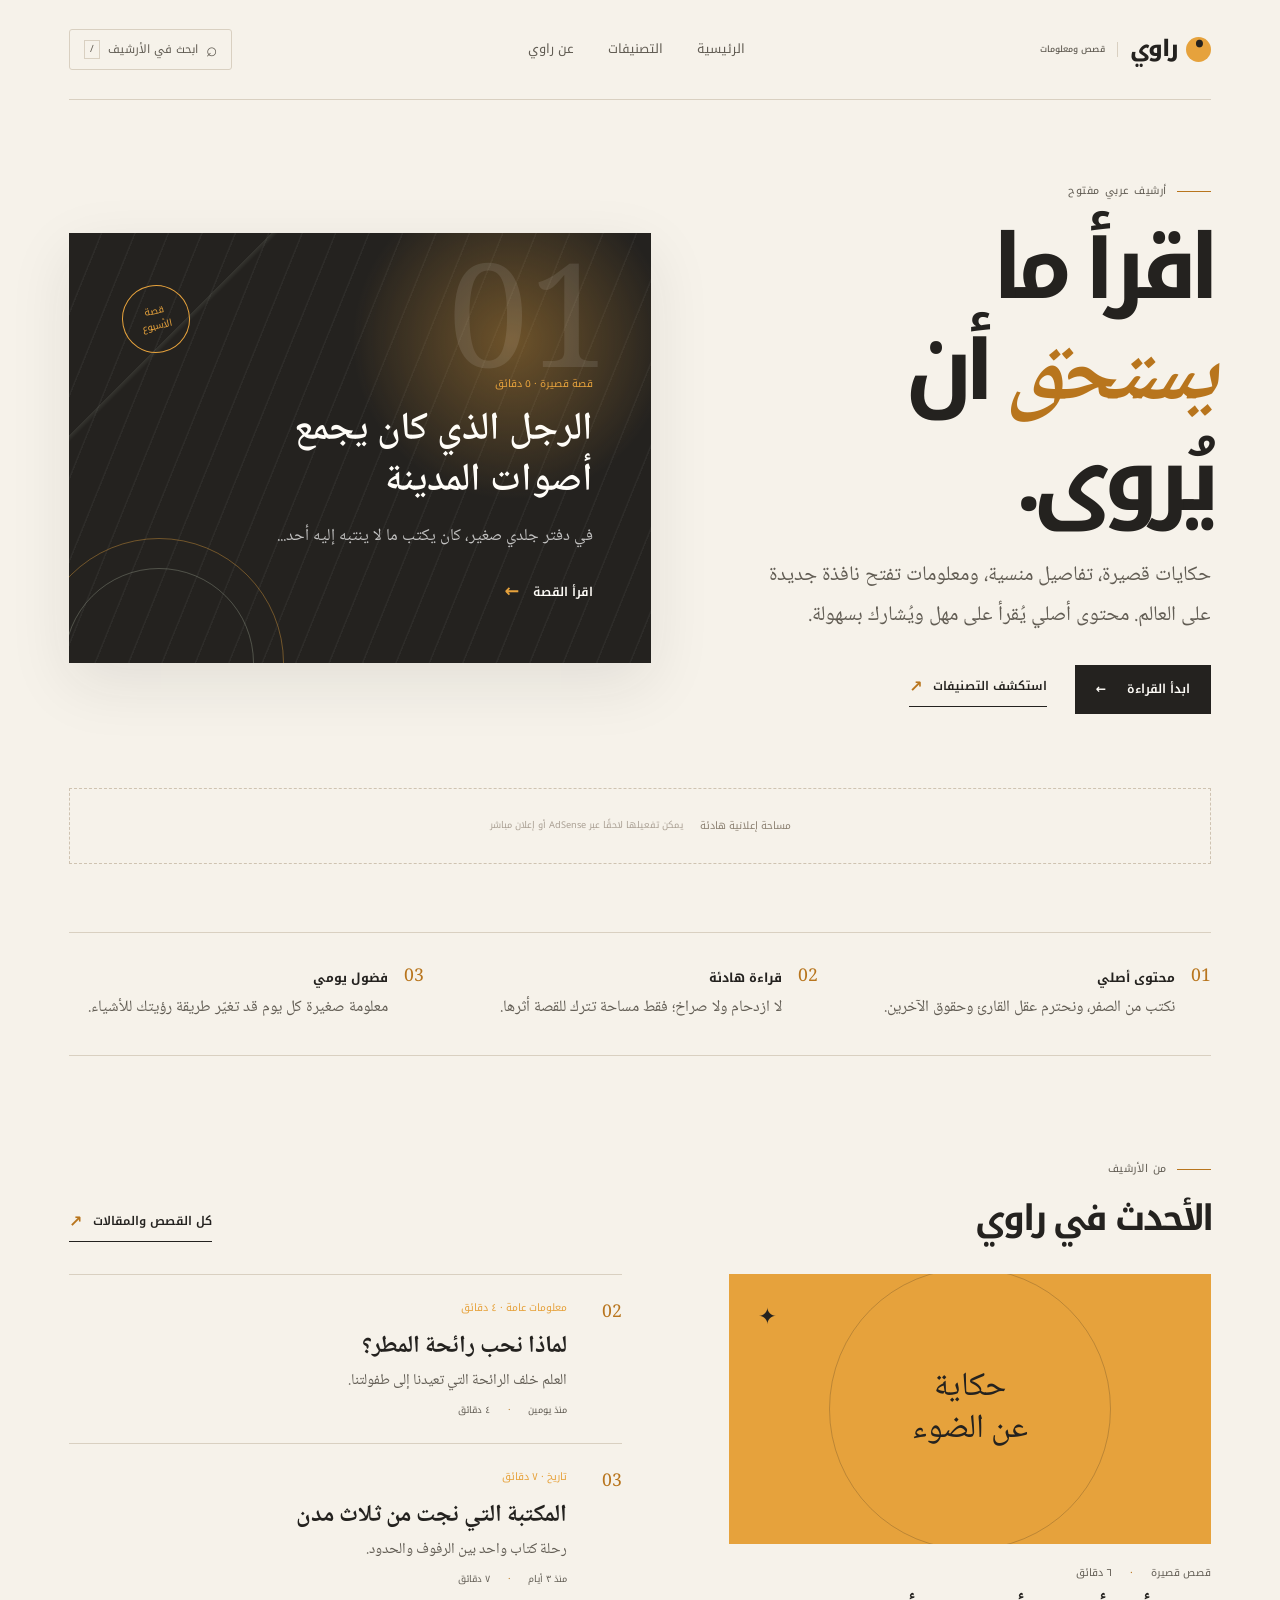
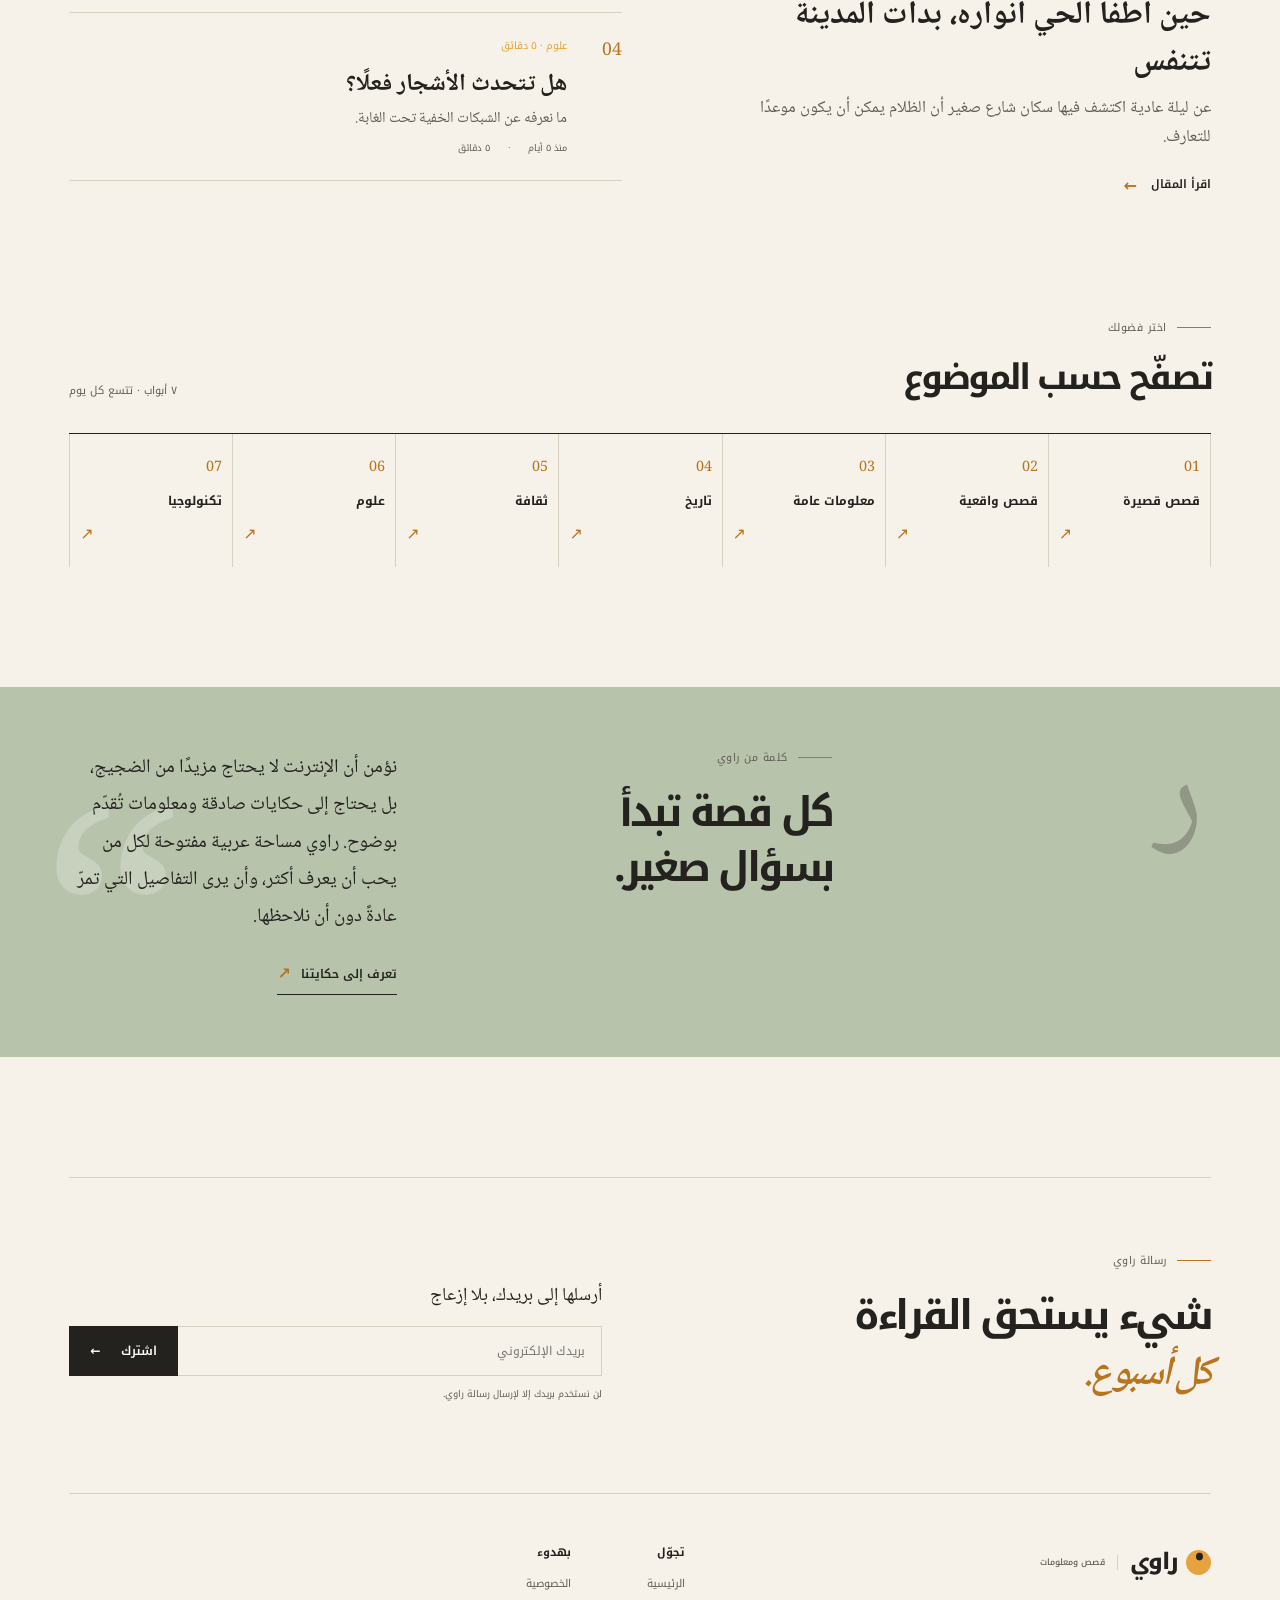
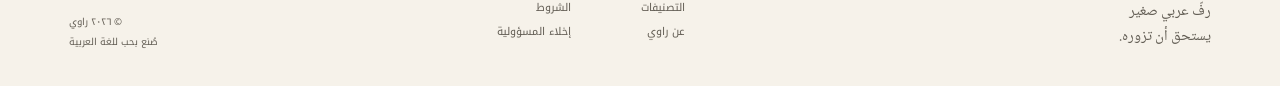
<file: index.html>
<!doctype html>
<html lang="ar" dir="rtl">
<head>
  <meta charset="utf-8" />
  <meta name="viewport" content="width=device-width, initial-scale=1" />
  <meta name="theme-color" content="#24221f" />
  <meta name="description" content="منصة عربية هادئة للقصص القصيرة والواقعية والمعلومات التي توسّع نافذتك على العالم." />
  <meta name="keywords" content="قصص قصيرة, قصص واقعية, معلومات عامة, تاريخ, ثقافة, علوم, تكنولوجيا" />
  <meta property="og:type" content="website" />
  <meta property="og:title" content="راوي | قصص ومعلومات تستحق أن تُروى" />
  <meta property="og:description" content="اقرأ ما يستحق أن يُروى؛ قصص ومعلومات عربية أصلية بنبرة دافئة." />
  <meta property="og:site_name" content="راوي" />
  <meta property="og:url" content="/" />
  <meta property="og:image" content="https://images.unsplash.com/photo-1455390582262-044cdead277a?auto=format&fit=crop&w=1200&q=80" />
  <meta name="twitter:card" content="summary_large_image" />
  <meta name="twitter:title" content="راوي | قصص ومعلومات تستحق أن تُروى" />
  <meta name="twitter:description" content="منصة عربية للقصص والمعلومات الأصلية." />
  <link rel="canonical" href="/" />
  <link rel="preconnect" href="https://fonts.googleapis.com" />
  <link rel="preconnect" href="https://fonts.gstatic.com" crossorigin />
  <link href="https://fonts.googleapis.com/css2?family=Noto+Kufi+Arabic:wght@400;500;600;700;800&family=Noto+Naskh+Arabic:wght@400;500;600;700&display=swap" rel="stylesheet" />
  <link rel="stylesheet" href="styles.css" />
  <title>راوي | قصص ومعلومات تستحق أن تُروى</title>
</head>
<body>
  <div class="site-shell">
    <header class="site-header">
      <a class="wordmark" href="/" aria-label="راوي، الصفحة الرئيسية"><span class="wordmark-mark">•</span><span>راوي</span><small>قصص ومعلومات</small></a>
      <nav class="main-nav" aria-label="التنقل الرئيسي">
        <a href="/">الرئيسية</a>
        <a href="#categories">التصنيفات</a>
        <a href="#about">عن راوي</a>
      </nav>
      <button class="search-trigger" type="button" data-open-search><span class="search-icon">⌕</span><span>ابحث في الأرشيف</span><kbd>/</kbd></button>
    </header>

    <main id="app">
      <section class="hero" aria-labelledby="hero-title">
        <div class="hero-copy">
          <p class="eyebrow"><span class="eyebrow-line"></span> أرشيف عربي مفتوح</p>
          <h1 id="hero-title">اقرأ ما<br /><em>يستحق</em> أن يُروى.</h1>
          <p class="hero-intro">حكايات قصيرة، تفاصيل منسية، ومعلومات تفتح نافذة جديدة على العالم. محتوى أصلي يُقرأ على مهل ويُشارك بسهولة.</p>
          <div class="hero-actions"><a class="button button-dark" href="#latest">ابدأ القراءة <span>←</span></a><a class="text-link" href="#categories">استكشف التصنيفات <span>↗</span></a></div>
        </div>
        <div class="hero-feature" aria-label="القصة المميزة">
          <div class="feature-stamp">قصة<br />الأسبوع</div>
          <div class="feature-number">01</div>
          <div class="feature-content"><p class="card-kicker">قصة قصيرة · ٥ دقائق</p><h2>الرجل الذي كان يجمع<br />أصوات المدينة</h2><p>في دفتر جلدي صغير، كان يكتب ما لا ينتبه إليه أحد...</p><a href="/article/city-sounds" class="feature-link">اقرأ القصة <span>←</span></a></div>
          <div class="feature-orbit orbit-one"></div><div class="feature-orbit orbit-two"></div>
        </div>
      </section>

      <div class="ad-slot ad-slot-top" aria-label="مساحة إعلانية"><span>مساحة إعلانية هادئة</span><small>يمكن تفعيلها لاحقًا عبر AdSense أو إعلان مباشر</small></div>

      <section class="signal-row" aria-label="لماذا راوي">
        <div class="signal-item"><span class="signal-index">01</span><div><strong>محتوى أصلي</strong><p>نكتب من الصفر، ونحترم عقل القارئ وحقوق الآخرين.</p></div></div>
        <div class="signal-item"><span class="signal-index">02</span><div><strong>قراءة هادئة</strong><p>لا ازدحام ولا صراخ؛ فقط مساحة تترك للقصة أثرها.</p></div></div>
        <div class="signal-item"><span class="signal-index">03</span><div><strong>فضول يومي</strong><p>معلومة صغيرة كل يوم قد تغيّر طريقة رؤيتك للأشياء.</p></div></div>
      </section>

      <section class="content-section" id="latest" aria-labelledby="latest-title">
        <div class="section-heading"><div><p class="eyebrow"><span class="eyebrow-line"></span> من الأرشيف</p><h2 id="latest-title">الأحدث في راوي</h2></div><a class="text-link" href="#all">كل القصص والمقالات <span>↗</span></a></div>
        <div class="story-layout"><article class="story-lead" data-feature-card><div class="story-visual visual-amber"><span>حكاية<br />عن الضوء</span><b>✦</b></div><div class="story-meta"><span>قصص قصيرة</span><span>٦ دقائق</span></div><h3>حين أطفأ الحي أنواره، بدأت المدينة تتنفس</h3><p>عن ليلة عادية اكتشف فيها سكان شارع صغير أن الظلام يمكن أن يكون موعدًا للتعارف.</p><a href="/article/when-city-breathed" class="read-link">اقرأ المقال <span>←</span></a></article><div class="story-list" id="latest-list"><article class="story-row"><span class="row-number">02</span><div><p class="card-kicker">معلومات عامة · ٤ دقائق</p><h3><a href="/article/why-rain-smells">لماذا نحب رائحة المطر؟</a></h3><p>العلم خلف الرائحة التي تعيدنا إلى طفولتنا.</p><div class="story-meta"><span>منذ يومين</span><span>٤ دقائق</span></div></div></article><article class="story-row"><span class="row-number">03</span><div><p class="card-kicker">تاريخ · ٧ دقائق</p><h3><a href="/article/forgotten-library">المكتبة التي نجت من ثلاث مدن</a></h3><p>رحلة كتاب واحد بين الرفوف والحدود.</p><div class="story-meta"><span>منذ ٣ أيام</span><span>٧ دقائق</span></div></div></article><article class="story-row"><span class="row-number">04</span><div><p class="card-kicker">علوم · ٥ دقائق</p><h3><a href="/article/trees-communicate">هل تتحدث الأشجار فعلًا؟</a></h3><p>ما نعرفه عن الشبكات الخفية تحت الغابة.</p><div class="story-meta"><span>منذ ٥ أيام</span><span>٥ دقائق</span></div></div></article></div></div>
      </section>

      <section class="categories-section" id="categories" aria-labelledby="categories-title"><div class="section-heading"><div><p class="eyebrow"><span class="eyebrow-line"></span> اختر فضولك</p><h2 id="categories-title">تصفّح حسب الموضوع</h2></div><span class="section-note">٧ أبواب · تتسع كل يوم</span></div><div class="category-ribbon"><a href="/category/short-stories"><span>01</span><strong>قصص قصيرة</strong><i>↗</i></a><a href="/category/real-stories"><span>02</span><strong>قصص واقعية</strong><i>↗</i></a><a href="/category/general-knowledge"><span>03</span><strong>معلومات عامة</strong><i>↗</i></a><a href="/category/history"><span>04</span><strong>تاريخ</strong><i>↗</i></a><a href="/category/culture"><span>05</span><strong>ثقافة</strong><i>↗</i></a><a href="/category/science"><span>06</span><strong>علوم</strong><i>↗</i></a><a href="/category/technology"><span>07</span><strong>تكنولوجيا</strong><i>↗</i></a></div></section>

      <section class="editor-letter" id="about" aria-labelledby="letter-title"><div class="letter-mark">ر</div><div><p class="eyebrow"><span class="eyebrow-line"></span> كلمة من راوي</p><h2 id="letter-title">كل قصة تبدأ<br />بسؤال صغير.</h2></div><div class="letter-copy"><p>نؤمن أن الإنترنت لا يحتاج مزيدًا من الضجيج، بل يحتاج إلى حكايات صادقة ومعلومات تُقدّم بوضوح. راوي مساحة عربية مفتوحة لكل من يحب أن يعرف أكثر، وأن يرى التفاصيل التي تمرّ عادةً دون أن نلاحظها.</p><a class="text-link" href="/about">تعرف إلى حكايتنا <span>↗</span></a></div></section>

      <section class="newsletter"><div><p class="eyebrow"><span class="eyebrow-line"></span> رسالة راوي</p><h2>شيء يستحق القراءة<br /><em>كل أسبوع.</em></h2></div><form id="newsletter-form" class="newsletter-form"><label for="email">أرسلها إلى بريدك، بلا إزعاج</label><div><input id="email" name="email" type="email" placeholder="بريدك الإلكتروني" required /><button class="button button-dark" type="submit">اشترك <span>←</span></button></div><small id="newsletter-message">لن نستخدم بريدك إلا لإرسال رسالة راوي.</small></form></section>
    </main>

    <footer class="site-footer"><div class="footer-brand"><a class="wordmark" href="/"><span class="wordmark-mark">•</span><span>راوي</span><small>قصص ومعلومات</small></a><p>رفّ عربي صغير<br />يستحق أن تزوره.</p></div><div class="footer-links"><div><strong>تجوّل</strong><a href="/">الرئيسية</a><a href="#categories">التصنيفات</a><a href="/about">عن راوي</a></div><div><strong>بهدوء</strong><a href="/privacy">الخصوصية</a><a href="/terms">الشروط</a><a href="/disclaimer">إخلاء المسؤولية</a></div></div><div class="footer-end"><span>© ٢٠٢٦ راوي</span><span>صُنع بحب للغة العربية</span></div></footer>
  </div>
  <div class="search-overlay" id="search-overlay" hidden><div class="search-panel" role="dialog" aria-modal="true" aria-labelledby="search-title"><button class="close-search" type="button" data-close-search aria-label="إغلاق البحث">×</button><p class="eyebrow"><span class="eyebrow-line"></span> ابحث في الأرشيف</p><h2 id="search-title">عن ماذا تبحث؟</h2><input id="search-input" type="search" placeholder="اكتب كلمة، موضوعًا، أو عنوانًا..." autocomplete="off" /><div id="search-results" class="search-results"><p>ابدأ بكتابة كلمة للبحث في القصص والمعلومات.</p></div></div></div>
  <script src="app.js" defer></script>
</body>
</html>
</file>
<file: styles.css>
@import url('https://fonts.googleapis.com/css2?family=Noto+Kufi+Arabic:wght@400;500;600;700;800&family=Noto+Naskh+Arabic:wght@400;500;600;700&display=swap');
:root{--ink:#24221f;--ink-soft:#625d54;--paper:#f6f2ea;--paper-deep:#ebe4d7;--line:#d9d0c1;--amber:#e6a23c;--amber-deep:#b8751d;--sage:#b8c3ac;--white:#fffdf8;--serif:'Noto Naskh Arabic',Georgia,serif;--sans:'Noto Kufi Arabic',system-ui,sans-serif;--shadow:0 20px 60px rgba(36,34,31,.09)}
*{box-sizing:border-box}html{scroll-behavior:smooth}body{margin:0;background:var(--paper);color:var(--ink);font-family:var(--sans);line-height:1.7}a{color:inherit;text-decoration:none}button,input{font:inherit}.site-shell{max-width:1440px;margin:auto;padding:0 5.4vw}.site-header{height:100px;border-bottom:1px solid var(--line);display:flex;align-items:center;justify-content:space-between;gap:32px}.wordmark{display:inline-flex;align-items:center;gap:9px;font-size:1.42rem;font-weight:800;letter-spacing:-.08em;position:relative}.wordmark small{font-size:.55rem;letter-spacing:0;font-weight:500;color:var(--ink-soft);border-right:1px solid var(--line);padding-right:12px;margin-right:3px}.wordmark-mark{width:25px;height:25px;background:var(--amber);display:inline-flex;border-radius:50%;align-items:center;justify-content:center;font-size:1.45rem;line-height:0;color:var(--ink);padding-bottom:11px}.main-nav{display:flex;gap:34px;margin-right:auto;margin-left:auto;font-size:.8rem;color:var(--ink-soft)}.main-nav a:hover,.footer-links a:hover{color:var(--amber-deep)}.search-trigger{border:1px solid var(--line);background:transparent;color:var(--ink-soft);padding:10px 14px;border-radius:3px;display:flex;align-items:center;gap:8px;cursor:pointer;font-size:.72rem}.search-trigger:hover{border-color:var(--ink);color:var(--ink)}.search-icon{font-size:1.2rem;line-height:1}.search-trigger kbd{font-family:var(--sans);font-size:.62rem;border:1px solid var(--line);padding:0 5px;color:var(--ink-soft)}
.hero{display:grid;grid-template-columns:.9fr 1.1fr;gap:6.5vw;padding:82px 0 74px;align-items:center;min-height:610px}.eyebrow{font-size:.67rem;letter-spacing:.05em;color:var(--ink-soft);margin:0 0 18px;display:flex;align-items:center;gap:10px}.eyebrow-line{height:1px;width:34px;background:var(--amber-deep);display:inline-block}.hero h1{font-size:clamp(3.5rem,7vw,7rem);line-height:1.12;letter-spacing:-.1em;margin:0 0 26px;font-weight:700}.hero h1 em,.newsletter h2 em{font-family:var(--serif);font-weight:600;color:var(--amber-deep);letter-spacing:-.08em}.hero-intro{max-width:460px;font-family:var(--serif);font-size:1.3rem;line-height:1.9;color:var(--ink-soft);margin:0 0 30px}.hero-actions{display:flex;align-items:center;gap:28px}.button{border:0;padding:14px 21px;cursor:pointer;display:inline-flex;align-items:center;gap:21px;font-size:.77rem;font-weight:600;transition:transform .25s,background .25s}.button:hover{transform:translateY(-3px)}.button-dark{background:var(--ink);color:var(--white)}.button-dark:hover{background:#000}.text-link{font-size:.75rem;font-weight:600;display:inline-flex;gap:10px;align-items:center;border-bottom:1px solid var(--ink);padding-bottom:6px}.text-link span,.read-link span{color:var(--amber-deep);font-size:1rem}.hero-feature{min-height:430px;position:relative;overflow:hidden;background:var(--ink);color:var(--white);padding:56px 58px;display:flex;flex-direction:column;justify-content:flex-end;box-shadow:var(--shadow)}.hero-feature:before{content:'';position:absolute;inset:0;background:radial-gradient(circle at 76% 25%,rgba(230,162,60,.38),transparent 29%),linear-gradient(135deg,transparent 20%,rgba(184,195,172,.12) 20%,transparent 20.7%),repeating-linear-gradient(112deg,transparent 0 29px,rgba(255,255,255,.045) 30px 31px)}.feature-number{position:absolute;top:31px;right:41px;font-family:var(--serif);font-size:9rem;line-height:1;color:rgba(255,255,255,.1)}.feature-stamp{position:absolute;top:52px;left:53px;width:68px;height:68px;border:1px solid var(--amber);border-radius:50%;display:flex;justify-content:center;align-items:center;text-align:center;color:var(--amber);font-size:.6rem;line-height:1.55;transform:rotate(-12deg)}.feature-content{position:relative;z-index:1}.card-kicker,.story-meta{font-size:.64rem;color:var(--amber);margin:0 0 14px}.hero-feature h2{font-family:var(--serif);font-size:2.45rem;line-height:1.3;margin:0 0 15px;font-weight:600}.hero-feature p:not(.card-kicker){font-family:var(--serif);font-size:1.05rem;color:rgba(255,255,255,.72);margin:0 0 25px}.feature-link,.read-link{display:inline-flex;gap:14px;align-items:center;font-size:.76rem;color:var(--white);font-weight:600}.feature-link span{color:var(--amber);font-size:1.1rem}.feature-orbit{position:absolute;border:1px solid rgba(230,162,60,.4);border-radius:50%;width:250px;height:250px;bottom:-125px;left:-35px}.orbit-two{width:190px;height:190px;bottom:-95px;left:-5px;border-color:rgba(184,195,172,.3)}
.ad-slot{border:1px dashed #cfc3b1;min-height:76px;display:flex;align-items:center;justify-content:center;gap:17px;color:#8c8172;margin-bottom:68px}.ad-slot span{font-size:.64rem}.ad-slot small{font-size:.58rem;color:#aaa094}.signal-row{display:grid;grid-template-columns:repeat(3,1fr);gap:38px;border-top:1px solid var(--line);border-bottom:1px solid var(--line);padding:30px 0 34px;margin-bottom:104px}.signal-item{display:flex;gap:16px}.signal-index,.row-number{font-family:var(--serif);color:var(--amber-deep);font-size:1.1rem}.signal-item strong{font-size:.78rem}.signal-item p{font-family:var(--serif);font-size:1rem;color:var(--ink-soft);margin:5px 0 0;line-height:1.6}.content-section,.categories-section{margin-bottom:120px}.section-heading{display:flex;justify-content:space-between;align-items:end;margin-bottom:32px}.section-heading h2{font-size:2.2rem;letter-spacing:-.08em;margin:0;line-height:1.3}.section-note{font-size:.68rem;color:var(--ink-soft)}.story-layout{display:grid;grid-template-columns:.95fr 1.05fr;gap:7vw}.story-lead{padding-left:18px}.story-visual{min-height:270px;margin-bottom:20px;display:flex;align-items:center;justify-content:center;position:relative;overflow:hidden}.story-visual:before{content:'';position:absolute;width:280px;height:280px;border:1px solid rgba(36,34,31,.22);border-radius:50%}.visual-amber{background:var(--amber);color:var(--ink)}.story-visual span{font-family:var(--serif);font-size:2.1rem;line-height:1.25;z-index:1;text-align:center}.story-visual b{position:absolute;top:24px;left:29px;font-size:1.4rem}.story-meta{color:var(--ink-soft);display:flex;gap:18px;margin-bottom:12px}.story-meta span+span:before{content:'·';margin-left:18px;color:var(--amber-deep)}.story-lead h3{font-family:var(--serif);font-size:2rem;line-height:1.45;margin:0 0 9px}.story-lead>p{font-family:var(--serif);color:var(--ink-soft);font-size:1.05rem;margin:0 0 17px;max-width:500px}.read-link{color:var(--ink);font-size:.73rem}.story-row{border-top:1px solid var(--line);display:grid;grid-template-columns:45px 1fr;gap:10px;padding:24px 0}.story-row:last-child{border-bottom:1px solid var(--line)}.story-row h3{font-family:var(--serif);font-size:1.5rem;line-height:1.45;margin:0 0 4px}.story-row h3 a:hover{color:var(--amber-deep)}.story-row p:not(.card-kicker){font-family:var(--serif);font-size:.95rem;color:var(--ink-soft);margin:0 0 8px}.story-row .story-meta{font-size:.58rem;margin:0}.category-ribbon{border-top:1px solid var(--ink);display:grid;grid-template-columns:repeat(7,1fr)}.category-ribbon a{padding:22px 10px 19px;min-height:133px;border-left:1px solid var(--line);display:flex;flex-direction:column;justify-content:space-between;transition:background .25s,transform .25s}.category-ribbon a:first-child{border-right:1px solid var(--line)}.category-ribbon a:hover{background:var(--amber);transform:translateY(-5px)}.category-ribbon span{font-family:var(--serif);font-size:.9rem;color:var(--amber-deep)}.category-ribbon strong{font-size:.76rem;line-height:1.6}.category-ribbon i{font-style:normal;align-self:end;color:var(--amber-deep)}.editor-letter{display:grid;grid-template-columns:1fr 1.2fr 1fr;gap:4vw;align-items:start;background:var(--sage);padding:62px 6vw;margin:0 -5.4vw 120px;position:relative;overflow:hidden}.editor-letter:after{content:'“';position:absolute;font-family:var(--serif);font-size:20rem;line-height:.8;color:rgba(255,255,255,.22);left:3vw;bottom:-35px}.letter-mark{font-size:8rem;line-height:.8;font-family:var(--serif);color:rgba(36,34,31,.27)}.editor-letter h2,.newsletter h2{font-size:2.55rem;letter-spacing:-.08em;line-height:1.35;margin:0}.letter-copy{position:relative;z-index:1}.letter-copy p{font-family:var(--serif);font-size:1.2rem;line-height:1.95;margin:0 0 23px}.newsletter{display:grid;grid-template-columns:1fr 1fr;gap:6vw;align-items:end;border-top:1px solid var(--line);padding:74px 0 90px}.newsletter-form label{display:block;font-family:var(--serif);font-size:1.15rem;margin-bottom:14px}.newsletter-form>div{display:flex}.newsletter-form input{flex:1;border:1px solid var(--line);border-left:0;background:transparent;padding:14px 16px;outline:none;font-size:.75rem}.newsletter-form input:focus{border-color:var(--amber-deep)}.newsletter-form small{display:block;color:var(--ink-soft);font-size:.58rem;margin-top:11px}.site-footer{border-top:1px solid var(--line);display:grid;grid-template-columns:1fr 1fr auto;gap:40px;padding:49px 0 35px}.footer-brand p{font-family:var(--serif);color:var(--ink-soft);font-size:.94rem;line-height:1.7;margin:18px 0 0}.footer-links{display:flex;gap:70px}.footer-links div{display:flex;flex-direction:column;gap:6px}.footer-links strong{font-size:.7rem;margin-bottom:7px}.footer-links a{font-size:.67rem;color:var(--ink-soft)}.footer-end{font-size:.6rem;color:var(--ink-soft);display:flex;flex-direction:column;justify-content:end;text-align:left;gap:4px}.search-overlay{position:fixed;inset:0;background:rgba(36,34,31,.72);z-index:10;padding:8vh 5vw}.search-panel{max-width:850px;margin:auto;background:var(--paper);padding:55px 6vw;position:relative;box-shadow:var(--shadow)}.search-panel h2{font-size:2.3rem;letter-spacing:-.08em;margin:0 0 28px}.search-panel>input{width:100%;border:0;border-bottom:2px solid var(--ink);background:transparent;padding:12px 0;font-size:1.1rem;outline:none}.close-search{position:absolute;left:25px;top:19px;background:none;border:0;font-size:2rem;color:var(--ink-soft);cursor:pointer}.search-results{margin-top:25px;max-height:310px;overflow:auto}.search-results p{font-family:var(--serif);color:var(--ink-soft)}.search-result{display:block;padding:13px 0;border-bottom:1px solid var(--line)}.search-result strong{font-family:var(--serif);font-size:1.2rem}.search-result small{display:block;color:var(--amber-deep);font-size:.6rem}.content-page{padding:85px 0;max-width:900px;min-height:600px}.content-page h1{font-size:3.4rem;line-height:1.3;letter-spacing:-.08em;margin:0 0 25px}.content-page .lead{font-family:var(--serif);font-size:1.4rem;color:var(--ink-soft);line-height:1.9}.content-page article{font-family:var(--serif);font-size:1.2rem;line-height:2.1}.content-page h2{font-family:var(--sans);font-size:1.4rem;margin-top:40px}.back-link{display:inline-flex;margin-top:35px;font-size:.75rem;border-bottom:1px solid var(--ink);padding-bottom:5px}
@media(max-width:900px){.site-shell{padding:0 6vw}.site-header{height:82px}.main-nav{display:none}.hero{grid-template-columns:1fr;padding:58px 0}.hero h1{font-size:clamp(3.7rem,14vw,6rem)}.hero-feature{min-height:390px;padding:45px 35px}.hero-feature h2{font-size:2rem}.signal-row{grid-template-columns:1fr;gap:21px;margin-bottom:72px}.content-section,.categories-section{margin-bottom:80px}.story-layout{grid-template-columns:1fr;gap:50px}.category-ribbon{grid-template-columns:repeat(2,1fr)}.category-ribbon a{border-bottom:1px solid var(--line)}.category-ribbon a:nth-child(odd){border-right:1px solid var(--line)}.editor-letter{grid-template-columns:1fr 1.5fr;margin-left:-6vw;margin-right:-6vw;padding:45px 6vw}.letter-copy{grid-column:2}.letter-mark{position:absolute;left:4vw;top:25px}.newsletter{grid-template-columns:1fr;gap:35px}.site-footer{grid-template-columns:1fr 1fr}.footer-end{grid-column:1/-1;text-align:right;flex-direction:row;justify-content:space-between}.search-trigger span:not(.search-icon),.search-trigger kbd{display:none}}
@media(max-width:560px){.site-header{gap:12px}.wordmark small{display:none}.search-trigger{padding:9px}.hero{min-height:auto}.hero-intro{font-size:1.15rem}.hero-actions{gap:18px;flex-wrap:wrap}.feature-stamp{top:25px;left:25px}.feature-number{right:20px;top:26px}.ad-slot{flex-direction:column;gap:2px;padding:15px;text-align:center;margin-bottom:55px}.section-heading{align-items:start;gap:20px;flex-direction:column}.section-heading h2{font-size:1.8rem}.story-lead h3{font-size:1.7rem}.editor-letter{display:block}.letter-mark{display:none}.editor-letter h2{font-size:2rem;margin-bottom:28px}.letter-copy p{font-size:1.08rem}.site-footer{grid-template-columns:1fr}.footer-links{gap:45px}.footer-end{font-size:.55rem}.newsletter-form>div{display:block}.newsletter-form input{width:100%;border-left:1px solid var(--line);margin-bottom:8px}.newsletter-form .button{width:100%;justify-content:space-between}.search-panel{padding:40px 25px}.search-panel h2{font-size:1.8rem}}

.tags{display:flex;gap:8px;flex-wrap:wrap;margin-top:28px}.tags span{font-size:.65rem;border:1px solid var(--line);padding:6px 10px;color:var(--ink-soft)}

/* ===== تصميم صفحة القصة ===== */
.story-page {
  max-width: 800px;
  margin: 0 auto;
  padding: 40px 20px;
}

.story-header {
  text-align: center;
  margin-bottom: 30px;
}

.story-header h1 {
  font-family: 'Noto Kufi Arabic', sans-serif;
  font-size: 2.5rem;
  font-weight: 800;
  color: #24221f;
  line-height: 1.3;
  margin: 20px 0;
}

.story-intro {
  font-family: 'Noto Naskh Arabic', serif;
  font-size: 1.2rem;
  color: #6b6560;
  line-height: 1.8;
  max-width: 600px;
  margin: 0 auto;
}

.story-image {
  margin: 40px 0;
  border-radius: 12px;
  overflow: hidden;
  box-shadow: 0 10px 30px rgba(0, 0, 0, 0.1);
}

.story-image img {
  width: 100%;
  height: auto;
  display: block;
}

.story-content {
  font-family: 'Noto Naskh Arabic', serif;
  font-size: 1.15rem;
  line-height: 2;
  color: #3a3632;
}

.story-content p {
  margin-bottom: 1.5rem;
  text-align: justify;
}

.story-footer {
  text-align: center;
  margin-top: 50px;
  padding-top: 30px;
  border-top: 1px solid #e0dbd4;
}

.story-footer .button {
  display: inline-block;
  padding: 14px 32px;
  background-color: #24221f;
  color: #fff;
  text-decoration: none;
  border-radius: 8px;
  font-family: 'Noto Kufi Arabic', sans-serif;
  font-weight: 600;
  transition: background-color 0.3s ease;
}

.story-footer .button:hover {
  background-color: #c9962e;
}

@media (max-width: 600px) {
  .story-page {
    padding: 20px 15px;
  }
  .story-header h1 {
    font-size: 1.8rem;
  }
  .story-content {
    font-size: 1.05rem;
  }
  }
</file>
